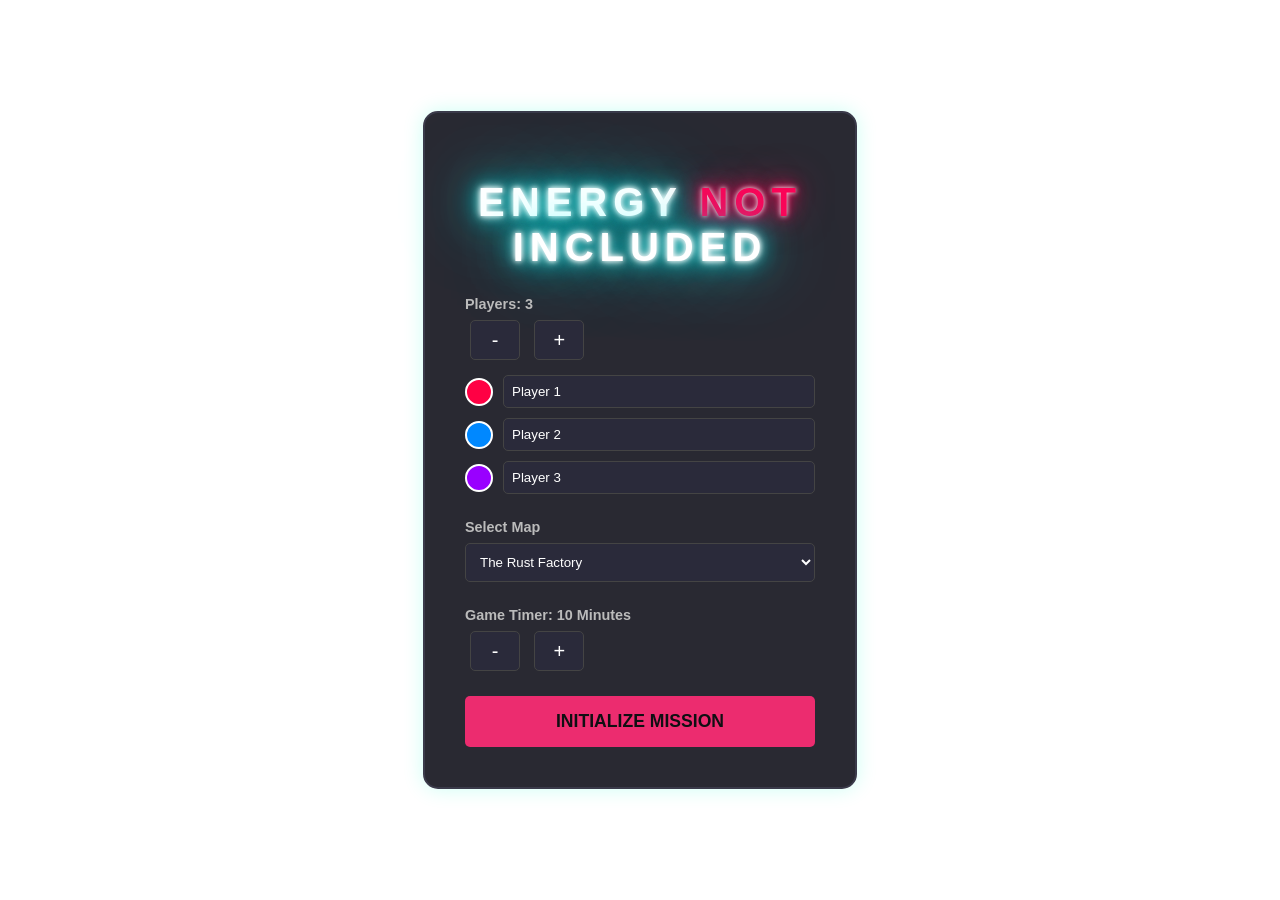
<file: frontend/index.html>
<!DOCTYPE html>
<html lang="en">
<head>
    <meta charset="UTF-8">
    <meta name="viewport" content="width=device-width, initial-scale=1.0">
    <title>C++ Web Game Menu</title>
    <link rel="stylesheet" href="mainmenu_Style.css">
    <style>
        .player-inputs {
            margin-top: 15px;
            display: flex;
            flex-direction: column;
            gap: 10px;
        }
        .player-input-row {
            display: flex;
            align-items: center;
            gap: 10px;
        }
        .player-input-row input[type="text"] {
            flex: 1;
            padding: 8px;
            background: #2a2a3a;
            border: 1px solid #444;
            color: white;
            border-radius: 5px;
        }
        .player-input-row .color-box {
            width: 24px;
            height: 24px;
            border-radius: 50%;
            border: 2px solid white;
        }
    </style>
</head>
<body>

    <div class="menu-container">
        <h1>ENERGY <span class="NOT">NOT</span> INCLUDED</h1>
        
        <div class="menu-item">
            <label for="player-count">Players: <span id="player-val">3</span></label>
            <button onclick="decrementPlayers()">-</button>
            <button onclick="incrementPlayers()">+</button>
            
            <div id="player-inputs-container" class="player-inputs">
                <!-- Inputs generated by JS -->
            </div>
        </div>
        
        <div class="menu-item">
            <label for="map-select">Select Map</label>
            <select id="map-select">
                <option value="factory">The Rust Factory</option>
            </select>
        </div>

        <div class="menu-item">
            <label for="timer-count">Game Timer: <span id="timer-val">10</span> Minutes</label>
            <button onclick="decrementTimer()">-</button>
            <button onclick="incrementTimer()">+</button>
        </div>

        <button class="start-btn" onclick="startGame()">INITIALIZE MISSION</button>
    </div>

    <script src="script.js"></script>
</body>
</html>
</file>
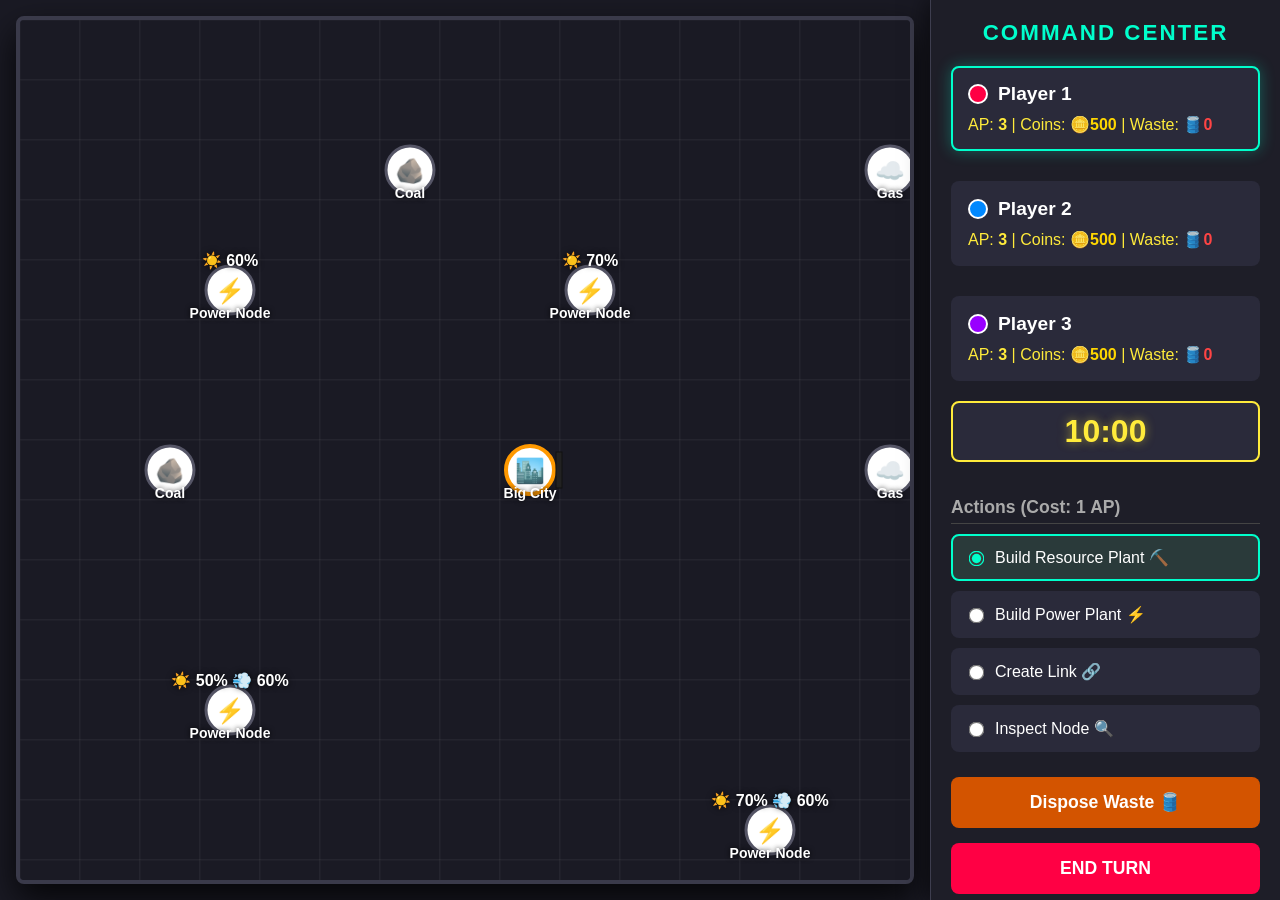
<file: frontend/gameplay.html>
<!DOCTYPE html>
<html lang="en">
<head>
    <meta charset="UTF-8">
    <meta name="viewport" content="width=device-width, initial-scale=1.0">
    <title>Energy Not Included - Game</title>
    <style>
        body {
            margin: 0;
            padding: 0;
            background-color: #0f0f12;
            color: #ffffff;
            font-family: 'Segoe UI', Tahoma, Geneva, Verdana, sans-serif;
            display: flex;
            height: 100vh;
            overflow: hidden;
        }

        #game-container {
            flex: 1;
            display: flex;
            align-items: center;
            justify-content: center;
            padding: 20px;
            background-color: #1a1a24;
            overflow: hidden;
        }

        canvas {
            background-color: #242430;
            border: 4px solid #3a3a4a;
            border-radius: 8px;
            box-shadow: 0 15px 35px rgba(0, 0, 0, 0.8);
            cursor: crosshair;
        }

        #sidebar {
            width: 350px;
            background-color: #1e1e28;
            padding: 20px;
            display: flex;
            flex-direction: column;
            box-shadow: -5px 0 20px rgba(0, 0, 0, 0.5);
            border-left: 1px solid #3e3e4f;
            box-sizing: border-box;
            overflow-y: auto;
        }

        h1 {
            margin-top: 0;
            margin-bottom: 20px;
            font-size: 1.4rem;
            color: #00ffcc;
            text-align: center;
            text-transform: uppercase;
            letter-spacing: 2px;
        }

        .player-status {
            background: #2a2a3a;
            padding: 15px;
            border-radius: 8px;
            margin-bottom: 20px;
            border: 2px solid transparent;
            transition: all 0.3s;
        }

        .player-status.active {
            border-color: #00ffcc;
            box-shadow: 0 0 15px rgba(0, 255, 204, 0.3);
        }

        .player-header {
            display: flex;
            align-items: center;
            gap: 10px;
            margin-bottom: 10px;
        }

        .color-indicator {
            width: 16px;
            height: 16px;
            border-radius: 50%;
            border: 2px solid #fff;
        }

        .player-name {
            font-weight: bold;
            font-size: 1.2rem;
        }

        .ap-display {
            font-size: 1rem;
            color: #ffeb3b;
        }

        h2 {
            font-size: 1.1rem;
            color: #aaaaaa;
            margin-bottom: 10px;
            border-bottom: 1px solid #444;
            padding-bottom: 5px;
        }

        .tool-option {
            background-color: #2a2a3a;
            margin-bottom: 10px;
            padding: 12px;
            border-radius: 8px;
            display: flex;
            align-items: center;
            cursor: pointer;
            border: 2px solid transparent;
            transition: all 0.2s;
        }

        .tool-option:hover {
            background-color: #353545;
        }

        .tool-option:has(input:checked) {
            border-color: #00ffcc;
            background-color: #2a3a3a;
        }

        input[type="radio"] {
            margin-right: 12px;
            accent-color: #00ffcc;
            transform: scale(1.2);
            cursor: pointer;
        }

        label {
            font-size: 1rem;
            cursor: pointer;
            user-select: none;
            flex: 1;
        }

        .action-btn {
            margin-top: 15px;
            padding: 15px;
            color: white;
            border: none;
            border-radius: 8px;
            font-size: 1.1rem;
            font-weight: bold;
            cursor: pointer;
            transition: all 0.2s;
        }

        .end-turn-btn { background: #ff0044; }
        .end-turn-btn:hover {
            background: #ff3366;
            transform: scale(1.02);
            box-shadow: 0 0 15px rgba(255, 0, 68, 0.5);
        }

        .dispose-waste-btn { background: #d35400; }
        .dispose-waste-btn:hover {
            background: #e67e22;
            transform: scale(1.02);
            box-shadow: 0 0 15px rgba(230, 126, 34, 0.5);
        }

        #info-panel {
            margin-top: 20px;
            background-color: #15151c;
            padding: 15px;
            border-radius: 6px;
            font-size: 0.85rem;
            line-height: 1.5;
            color: #cccccc;
            border-left: 3px solid #00ffcc;
        }
        
        #players-container {
            display: flex;
            flex-direction: column;
            gap: 10px;
        }
    </style>
</head>
<body>

    <div id="game-container">
        <!-- Enlarged Canvas Real Estate Area -->
        <canvas id="gameCanvas" width="800" height="800"></canvas>
    </div>

    <div id="sidebar">
        <h1>Command Center</h1>
        
        <div id="players-container">
            <!-- Player Status generated dynamically -->
        </div>

        <div id="timer-display" style="text-align: center; font-size: 2rem; font-weight: bold; color: #ffeb3b; background: #2a2a3a; padding: 10px; border-radius: 8px; margin-bottom: 20px; border: 2px solid #ffeb3b; text-shadow: 0 0 10px rgba(255, 235, 59, 0.5);">
            --:--
        </div>

        <h2>Actions (Cost: 1 AP)</h2>
        
        <div class="tool-option">
            <input type="radio" id="mode-resource" name="tool" value="resource" checked>
            <label for="mode-resource">Build Resource Plant ⛏️</label>
        </div>
        
        <div class="tool-option">
            <input type="radio" id="mode-power" name="tool" value="power">
            <label for="mode-power">Build Power Plant ⚡</label>
        </div>
        
        <div class="tool-option">
            <input type="radio" id="mode-link" name="tool" value="link">
            <label for="mode-link">Create Link 🔗</label>
        </div>
        
        <div class="tool-option">
            <input type="radio" id="mode-info" name="tool" value="info">
            <label for="mode-info">Inspect Node 🔍</label>
        </div>

        <button class="action-btn dispose-waste-btn" onclick="disposeWaste()">Dispose Waste 🛢️</button>
        <button class="action-btn end-turn-btn" onclick="endTurn()">END TURN</button>

        <div id="info-panel">
            <strong>Controls:</strong><br>
            • <strong>Left-Click:</strong> Perform Action.<br>
            • <strong>Right-Click & Drag:</strong> Pan Map.<br>
            • <strong>Link Tool:</strong> Click source node, then destination node.<br>
            <span id="game-message" style="color: #ffeb3b; display: block; margin-top: 10px;">Welcome to Energy Not Included!</span>
        </div>
    </div>

    <!-- Building Selection Modal -->
    <div id="building-modal" style="display: none; position: fixed; top: 0; left: 0; width: 100%; height: 100%; background: rgba(0,0,0,0.8); align-items: center; justify-content: center; z-index: 1000; flex-direction: column;">
        <div style="background: #1e1e28; padding: 30px; border-radius: 10px; border: 2px solid #00ffcc; text-align: center; width: 300px;">
            <h2 id="modal-title" style="color: #00ffcc; margin-top: 0;">Select Plant Type</h2>
            <select id="subtype-select" style="width: 100%; padding: 10px; margin: 15px 0; background: #2a2a3a; color: white; border: 1px solid #444; border-radius: 5px; font-size: 1rem;">
                <!-- Options populated by JS -->
            </select>
            <div style="display: flex; gap: 10px; justify-content: center;">
                <button onclick="confirmBuild()" style="padding: 10px 20px; background: #00ffcc; color: #000; font-weight: bold; border: none; border-radius: 5px; cursor: pointer;">Build</button>
                <button onclick="cancelBuild()" style="padding: 10px 20px; background: #ff4444; color: #fff; font-weight: bold; border: none; border-radius: 5px; cursor: pointer;">Cancel</button>
            </div>
        </div>
    </div>

    <!-- Error Popup Modal -->
    <div id="error-modal" style="display: none; position: fixed; top: 0; left: 0; width: 100%; height: 100%; background: rgba(0,0,0,0.6); align-items: center; justify-content: center; z-index: 2000; flex-direction: column; backdrop-filter: blur(3px);">
        <div style="background: #1e1e28; padding: 30px; border-radius: 10px; border: 2px solid #ff4444; text-align: center; width: 350px; box-shadow: 0 0 20px rgba(255, 68, 68, 0.4);">
            <h2 style="color: #ff4444; margin-top: 0; display: flex; align-items: center; justify-content: center; gap: 10px;">⚠️ Invalid Link</h2>
            <p id="error-message-text" style="color: #ffffff; font-size: 1.1rem; margin: 20px 0; line-height: 1.5;"></p>
            <button onclick="closeErrorModal()" style="padding: 10px 25px; background: #ff4444; color: #fff; font-weight: bold; font-size: 1rem; border: none; border-radius: 5px; cursor: pointer; transition: background 0.2s;">Got it</button>
        </div>
    </div>

    <!-- Game Over Modal -->
    <div id="game-over-modal" style="display: none; position: fixed; top: 0; left: 0; width: 100%; height: 100%; background: rgba(0,0,0,0.9); align-items: center; justify-content: center; z-index: 3000; flex-direction: column; backdrop-filter: blur(5px);">
        <div style="background: #1e1e28; padding: 40px; border-radius: 15px; border: 3px solid #00ffcc; text-align: center; width: 400px; box-shadow: 0 0 30px rgba(0, 255, 204, 0.3);">
            <h1 style="color: #00ffcc; margin-top: 0; font-size: 2.5rem; letter-spacing: 2px;">MISSION ACCOMPLISHED</h1>
            <p id="game-over-reason" style="color: #aaaaaa; font-size: 1.1rem; margin-bottom: 20px;"></p>
            
            <div style="background: #2a2a3a; padding: 20px; border-radius: 8px; margin: 20px 0;">
                <h2 style="color: #fff; margin: 0 0 15px 0;">WINNER</h2>
                <div id="winner-name" style="font-size: 1.8rem; font-weight: bold; color: #ffeb3b; text-transform: uppercase;"></div>
                <div id="winner-score" style="font-size: 1.2rem; color: #00ffcc; margin-top: 10px;"></div>
            </div>

            <button onclick="window.location.href='index.html'" style="padding: 15px 30px; background: #00ffcc; color: #000; font-weight: bold; font-size: 1.2rem; border: none; border-radius: 8px; cursor: pointer; transition: all 0.2s; width: 100%; text-transform: uppercase;">Return to HQ</button>
        </div>
    </div>

    <script src="game.js"></script>
</body>
</html>
</file>
<file: frontend/mainmenu_Style.css>
body {
    background-image: url(https://images8.alphacoders.com/135/1354199.jpeg);
    background-size: cover;
    font-family: 'Segoe UI', Tahoma, Geneva, Verdana, sans-serif;
    display: flex;
    justify-content: center;
    align-items: center;
    height: 100vh;
    margin: 0;
}

.menu-container {
    background: rgba(30, 30, 40, 0.95);
    padding: 40px;
    border-radius: 15px;
    border: 2px solid #3a3a4a;
    box-shadow: 0 0 20px rgba(0, 255, 200, 0.2);
    width: 350px;
    text-align: center;
}
.menu-container h1 {
    font-size: 2.5rem;
    letter-spacing: 6px;
    color: #fff;
    text-shadow: 
        0 0 5px #fff,
        0 0 10px #fff,
        0 0 20px #0ff,
        0 0 40px #0ff,
        0 0 80px #0ff;
    animation: neonPulse 1.5s infinite alternate;
}

.menu-container h1 .NOT {
    color: #ff0055;
    text-shadow: 
        0 0 5px #fff,
        0 0 10px #ff0055,
        0 0 20px #ff0055,
        0 0 40px #ff0055;
    animation: flicker 3s infinite alternate;
}

@keyframes neonPulse {
    from {
        text-shadow: 0 0 5px #fff, 0 0 10px #fff, 0 0 20px #0ff, 0 0 40px #0ff, 0 0 80px #0ff;
    }
    to {
        text-shadow: 0 0 2px #fff, 0 0 5px #fff, 0 0 10px #0ff, 0 0 20px #0ff, 0 0 40px #0ff;
    }
}

@keyframes flicker {
    0%, 18%, 22%, 25%, 53%, 57%, 100% {
        text-shadow: 0 0 5px #fff, 0 0 10px #ff0055, 0 0 20px #ff0055, 0 0 40px #ff0055;
        opacity: 1;
    }
    20%, 24%, 55% {
        text-shadow: none;
        opacity: 0.3;
    }
}


.menu-item {
    margin: 25px 0;
    text-align: left;
}

.menu-item button {
    width: 50px;
    height: 40px;
    font-size: 20px;
    margin: 0 5px;
    background: #2a2a3a;
    border: 1px solid #444;
    color: white;
    border-radius: 5px;
    cursor: pointer;
}

.menu-item button:hover {
    background: #3a3a4a;
}
label {
    display: block;
    margin-bottom: 8px;
    font-weight: bold;
    font-size: 0.9em;
    color: #bbb;
}

select, input[type="range"] {
    width: 100%;
    padding: 10px;
    background: #2a2a3a;
    border: 1px solid #444;
    color: white;
    border-radius: 5px;
}

.checkbox-group {
    display: flex;
    flex-direction: column;
    align-items: flex-start;
    gap: 10px;
    margin-bottom: 30px;
}

.start-btn {
    width: 100%;
    padding: 15px;
    background: #ec2c6f;
    border: none;
    color: #0f0f12;
    font-weight: bold;
    font-size: 1.1em;
    cursor: pointer;
    border-radius: 5px;
    transition: 0.3s;
}

.start-btn:hover {
    background: #00cca3;
    box-shadow: 0 0 15px #00ffcc;
    transform: scale(1.02);
}
</file>
